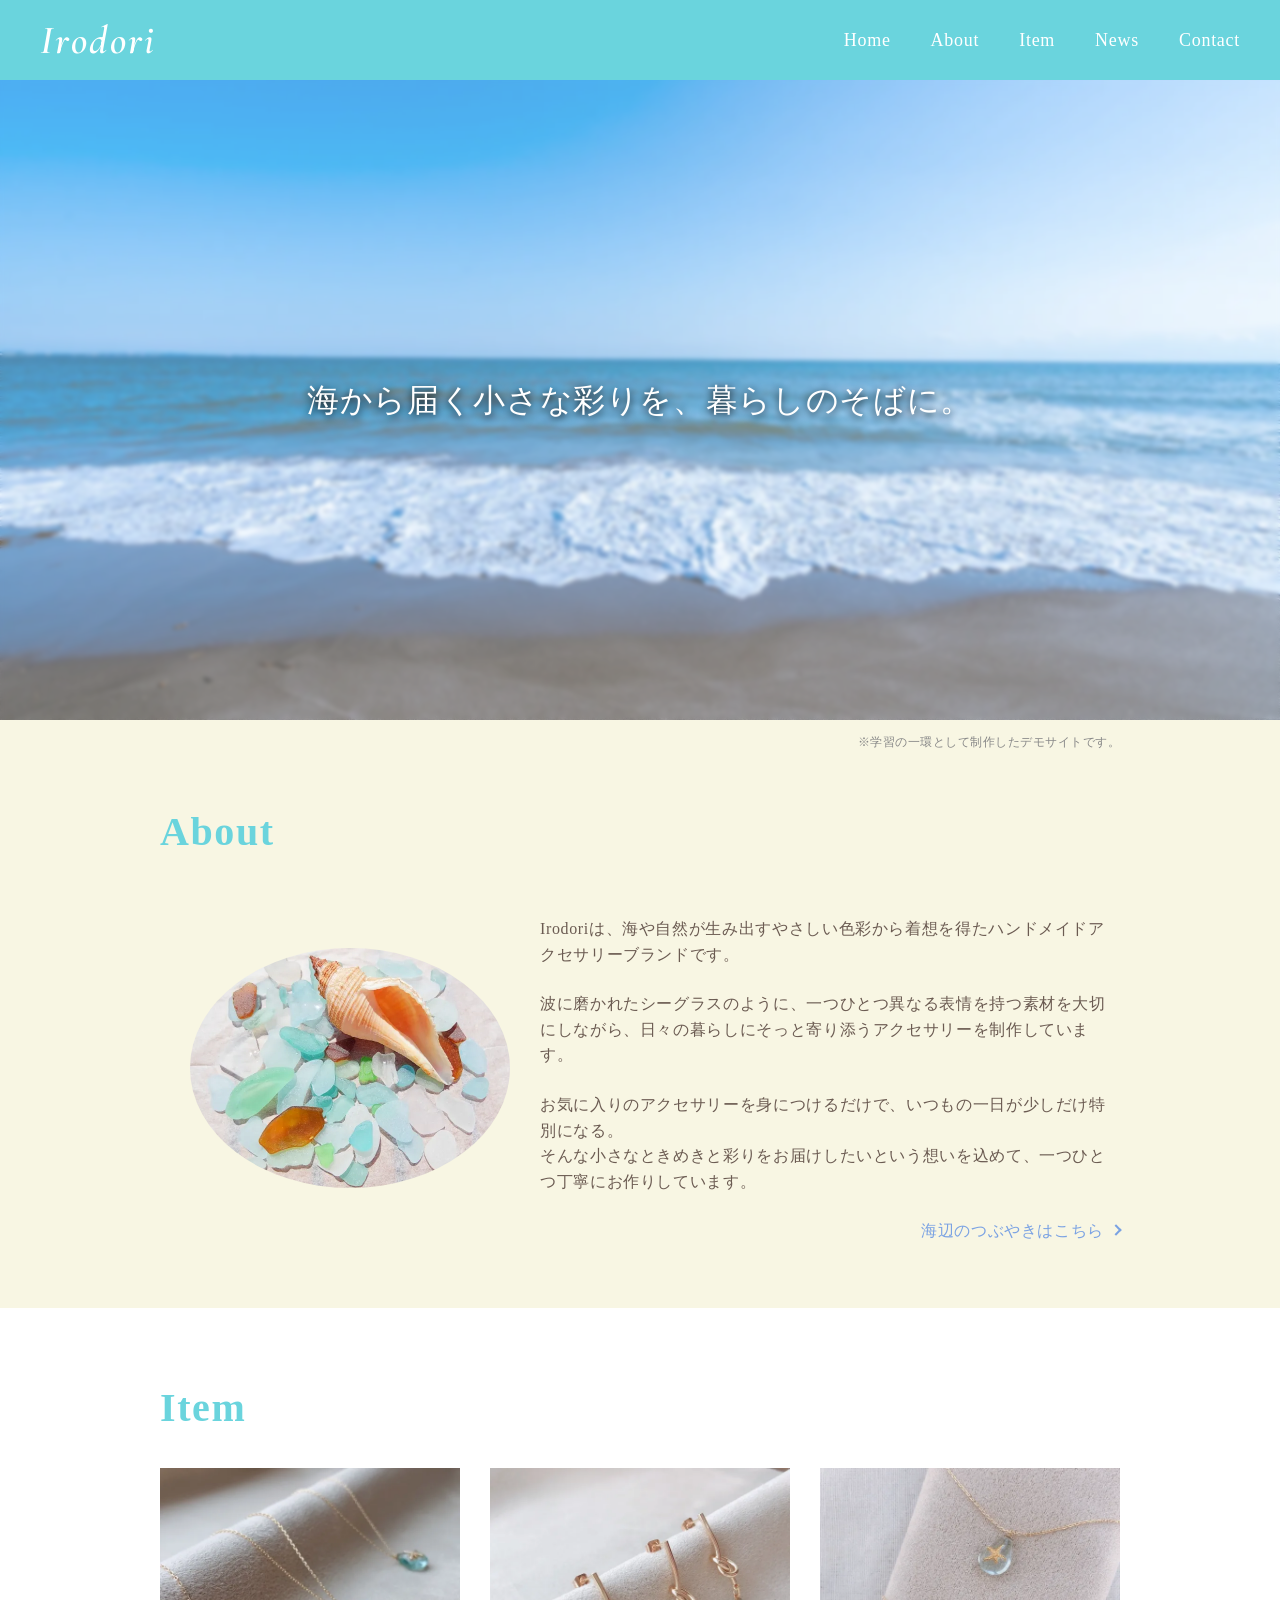
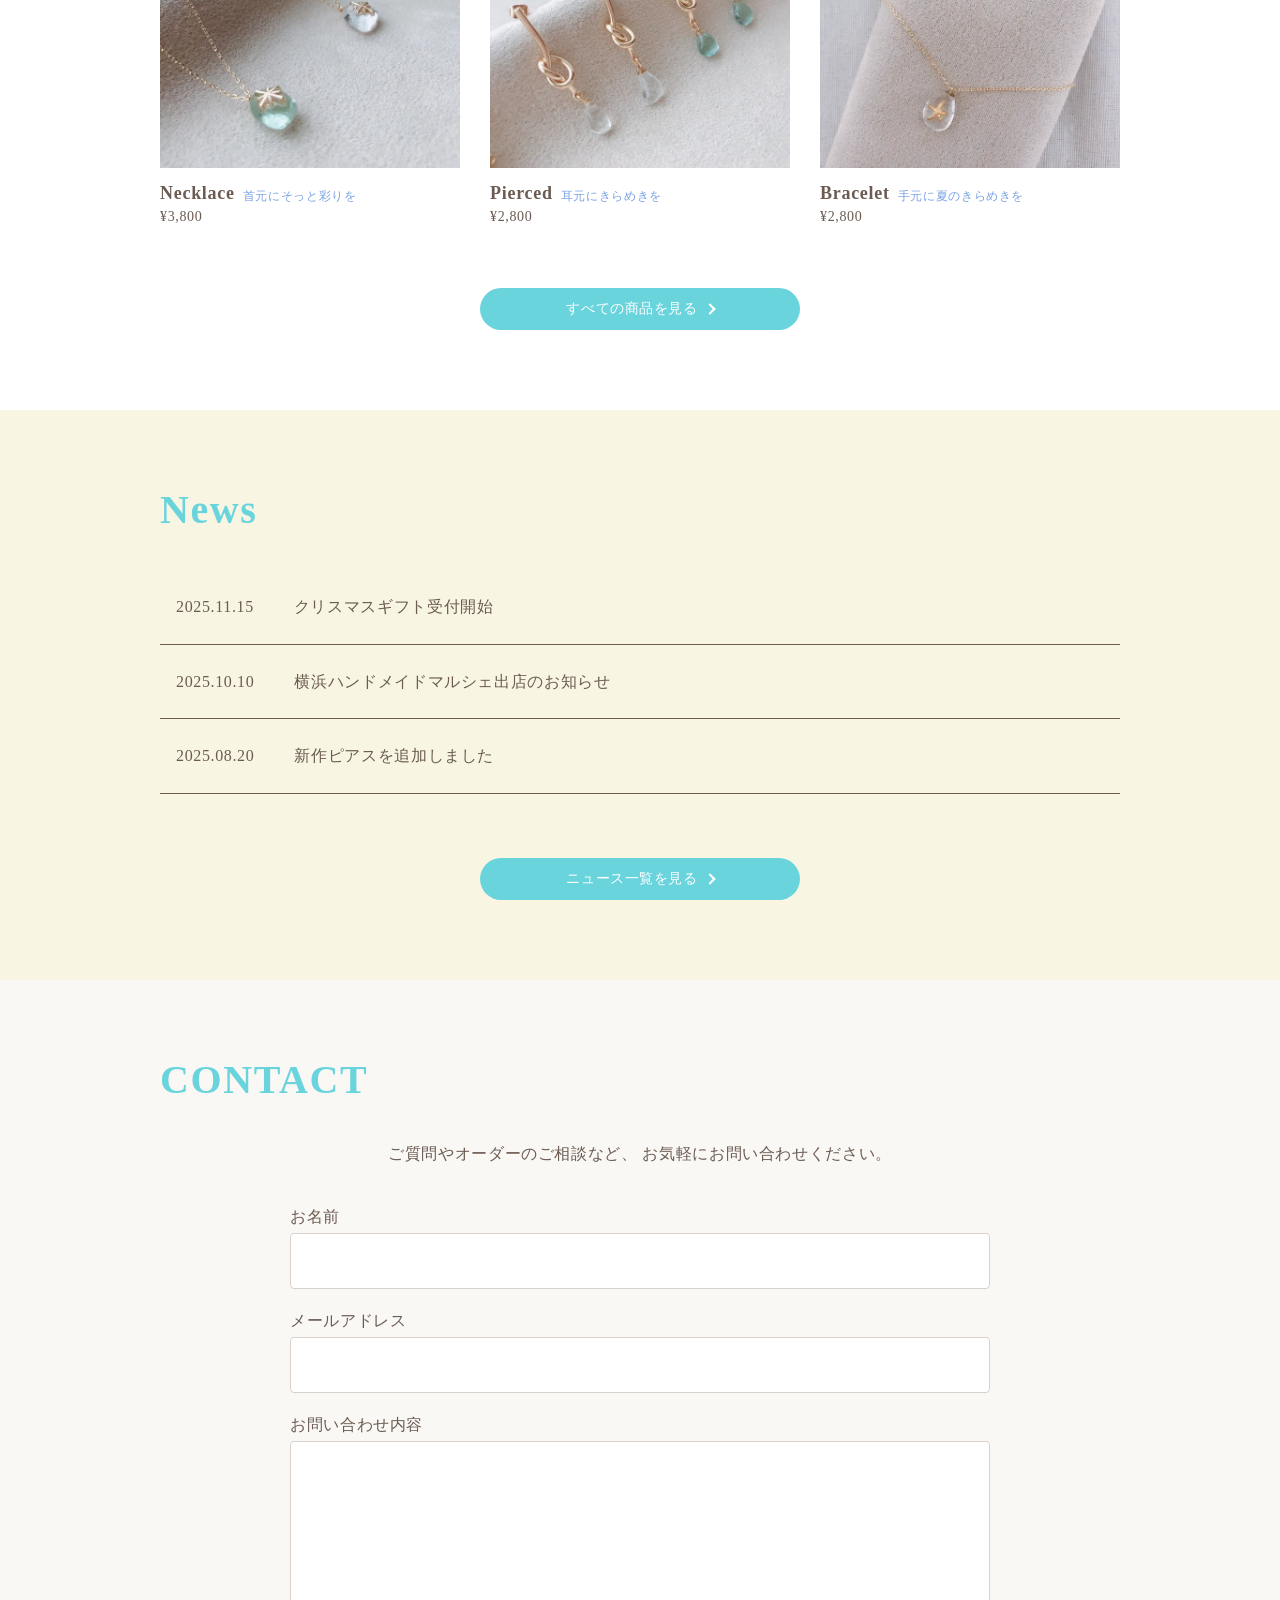
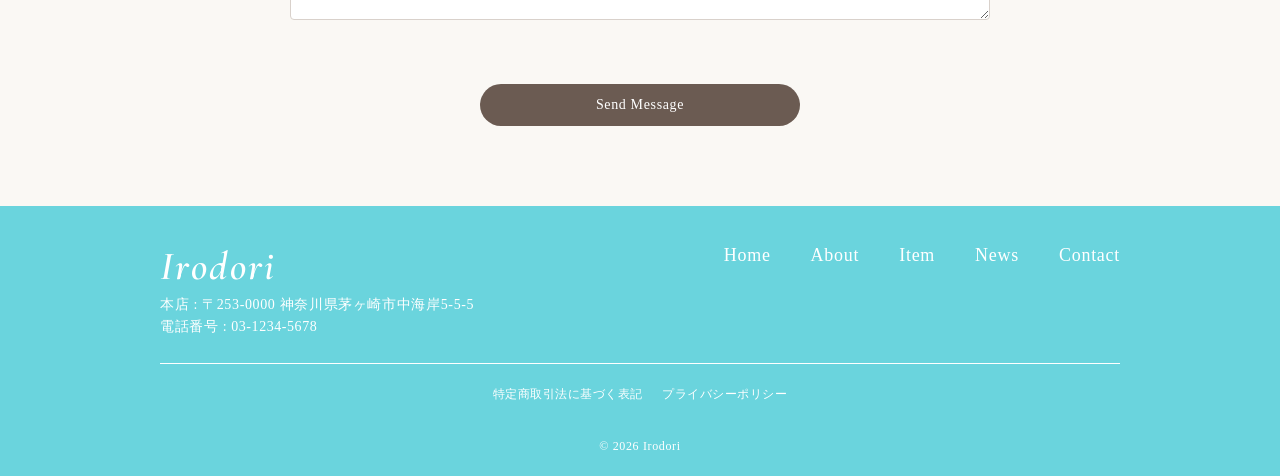
<file: index.html>
<!DOCTYPE html>
<html lang="ja" prefix="og: https://ogp.me/ns#">

<head>
    <!-- 基本設定 -->
    <!-- <meta name="robots" content="noindex,nofollow"> -->
    <meta charset="UTF-8">
    <meta name="viewport" content="width=device-width, initial-scale=1.0">
    <meta name="format-detection" content="telephone=no">

    <!-- タイトル・説明 -->
    <title>Irodori - 海から届く小さな彩りを、暮らしのそばに。- </title>
    <meta name="description" content="海から届いたシーグラスを一つひとつ丁寧に仕立てたハンドメイドアクセサリーブランド「Irodori」。日常にそっと彩りを添える作品をお届けします。">

    <!-- SOGP -->
    <meta property="og:title" content="Irodori - 海から届く小さな彩りを、暮らしのそばに。- ">
    <meta property="og:type" content="website">
    <meta property="og:description" content="海から届いたシーグラスを一つひとつ丁寧に仕立てたハンドメイドアクセサリーブランド「Irodori」。日常にそっと彩りを添える作品をお届けします。">
    <meta property="og:url" content=""><!-- このページのURLを設定してください。 -->
    <meta property="og:site_name" content="Irodori">
    <meta property="og:image" content="images/ogp_image.jpg">

    <!-- ファビコン -->
    <link rel="icon" href="" type="image/x-icon">
    <link rel="apple-touch-icon" href="">

    <!-- Google Fonts -->
    <link rel="preconnect" href="https://fonts.googleapis.com">
    <link rel="preconnect" href="https://fonts.gstatic.com" crossorigin>
    <link href="https://fonts.googleapis.com/css2?family=Montserrat:ital,wght@0,100..900;1,100..900&display=swap"
        rel="stylesheet">
    <link
        href="https://fonts.googleapis.com/css2?family=Cormorant+Garamond:ital,wght@0,400;0,500;1,400;1,500&display=swap"
        rel="stylesheet">

    <!-- Font Awesome -->


    <!-- css -->
    <link rel="stylesheet" href="./css/my-reset.css">
    <link rel="stylesheet" href="./css/style.css">

    <!-- SlickのCSS -->

</head>

<body>

    <header class="header" id="#top">
        <div class="header__inner">
            <h1 class="header__logo">
                <a href="index.html#top" class="header__logo-link">
                    Irodori
                </a>
            </h1>
            <!-- ハンバーガー -->
            <button class="hamburger js-hamburger" aria-label="メニューを開く">
                <span></span>
                <span></span>
                <span></span>
            </button>
            <!-- ナビ -->
            <nav class="header__nav js-nav">
                <div class="header__nav-inner">
                    <ul class="header__menu">
                        <li><a href="index.html#top">Home</a></li>
                        <li><a href="index.html#about">About</a></li>
                        <li><a href="index.html#item">Item</a></li>
                        <li><a href="index.html#news">News</a></li>
                        <li><a href="index.html#contact">Contact</a></li>
                    </ul>
                </div>
            </nav>
        </div>
    </header>

    <main>
        <section class="fv">

            <div class="fv__slider">
                <div class="fv__slide active"></div>
                <div class="fv__slide"></div>
                <div class="fv__slide"></div>
            </div>

            <div class="fv__inner">
                <p class="fv__message">海から届く小さな彩りを、<br class="pc-hidden">暮らしのそばに。
                </p>
            </div>
        </section>

        <div class="demo-note-wrap">
            <p class="demo-note container">
                ※学習の一環として制作したデモサイトです。
            </p>
        </div>

        <section class="about" id="about">
            <div class="about__inner container">
                <h2 class="sec-title">About</h2>
                <div class="about__wrap">
                    <div class="about__img">
                        <img src="./images/img/img_about.webp" alt="たくさんのシーグラス" width="640" height="480" loading="lazy">
                    </div>
                    <div class="about__content">
                        <p>Irodoriは、海や自然が生み出すやさしい色彩から着想を得たハンドメイドアクセサリーブランドです。
                        </p>
                        <p>波に磨かれたシーグラスのように、一つひとつ異なる表情を持つ素材を大切にしながら、日々の暮らしにそっと寄り添うアクセサリーを制作しています。</p>
                        <p>お気に入りのアクセサリーを身につけるだけで、いつもの一日が少しだけ特別になる。<br>そんな小さなときめきと彩りをお届けしたいという想いを込めて、一つひとつ丁寧にお作りしています。
                        </p>
                        <a href="#" class="about__link link">海辺のつぶやきはこちら</a>
                    </div>
                </div>
        </section>

        <section class="item" id="item">
            <div class="item__inner container">
                <h2 class="sec-title">Item</h2>
                <ul class="item__cards">
                    <li class="item__card">
                        <a href="#" class="item__link">
                            <div class="item__img">
                                <img src="./images/img/item/img_item01.webp" alt="シーグラスのネックレス" width="640" height="640"
                                    loading="lazy">
                            </div>
                            <div class="item__head">
                                <h3 class="item__title">Necklace</h3>
                                <span class="item__label item__label--fruity">首元にそっと彩りを</span>
                                <p class="item__price">¥3,800</p>
                            </div>
                        </a>
                    </li>
                    <li class="item__card">
                        <a href="#" class="item__link">
                            <div class="item__img">
                                <img src="./images/img/item/img_item02.webp" alt="シーグラスのピアス" width="640" height="640"
                                    loading="lazy">
                            </div>
                            <div class="item__head">
                                <h3 class="item__title">Pierced</h3>
                                <span class="item__label item__label--sweet">耳元にきらめきを</span>
                                <p class="item__price">¥2,800</p>
                            </div>
                        </a>
                    </li>
                    <li class="item__card">
                        <a href="#" class="item__link">
                            <div class="item__img">
                                <img src="./images/img/item/img_item03.webp" alt="シーグラスのブレスレット" width="640" height="640"
                                    loading="lazy">
                            </div>
                            <div class="item__head">
                                <h3 class="item__title">Bracelet</h3>
                                <span class="item__label item__label--acidic">手元に夏のきらめきを</span>
                                <p class="item__price">¥2,800</p>
                            </div>
                        </a>
                    </li>
                </ul>
                <a href="products.html" class="item__btn btn">すべての商品を見る</a>
            </div>
        </section>


        <section class="top-news" id="news">
            <div class="top-news__inner container">
                <h2 class="sec-title">News</h2>
                <ul class="top-news__list">
                    <li class="top-news__item">
                        <a href="#" class="top-news__link">
                            <time datetime="2025-11-15">2025.11.15</time>
                            <span>クリスマスギフト受付開始</span>
                        </a>
                    </li>
                    <li class="top-news__item">
                        <a href="#" class="top-news__link">
                            <time datetime="2025-10-10">2025.10.10</time>
                            <span>横浜ハンドメイドマルシェ出店のお知らせ</span>
                        </a>
                    </li>
                    <li class="top-news__item">
                        <a href="#" class="top-news__link">
                            <time datetime="2025-08-20">2025.08.20</time>
                            <span>新作ピアスを追加しました</span>
                        </a>
                    </li>
                </ul>
                <a href="news.html" class="top-news__btn btn">ニュース一覧を見る</a>
            </div>
        </section>

        <section class="contact" id="contact">
            <div class="container">
                <h2 class="sec-title">CONTACT</h2>

                <div class="contact__inner">

                    <p class="contact__lead">
                        ご質問やオーダーのご相談など、
                        お気軽にお問い合わせください。
                    </p>

                    <form action="#" class="contact__form">
                        <div class="contact__item">
                            <label for="name">お名前</label>
                            <input type="text" id="name" name="name">
                        </div>

                        <div class="contact__item">
                            <label for="email">メールアドレス</label>
                            <input type="email" id="email" name="email">
                        </div>

                        <div class="contact__item">
                            <label for="message">お問い合わせ内容</label>
                            <textarea id="message" name="message" rows="6"></textarea>
                        </div>

                        <button type="submit" class="contact__btn">
                            Send Message
                        </button>
                    </form>
                </div>
            </div>
        </section>

    </main>

    <footer class="footer">
        <div class="footer__inner container">

            <div class="footer__content">
                <nav class="footer__nav">
                    <ul class="footer__menu">
                        <li><a href="index.html#top">Home</a></li>
                        <li><a href="index.html#about">About</a></li>
                        <li><a href="index.html#item">Item</a></li>
                        <li><a href="index.html#news">News</a></li>
                        <li><a href="index.html#contact">Contact</a></li>
                    </ul>
                </nav>

                <div class="footer__info">
                    <a href="index.html#top" class="footer__logo">
                        Irodori
                    </a>

                    <address class="footer__address">本店 : 〒253-0000 神奈川県茅ヶ崎市中海岸5-5-5
                    </address>
                    <p class="footer__tel">電話番号 :
                        <a href="tel:0312345678">
                            03-1234-5678
                        </a>
                    </p>
                </div>
            </div>

            <ul class="footer__sub-menu">
                <li><a href="#">特定商取引法に基づく表記</a></li>
                <li><a href="#">プライバシーポリシー</a></li>
            </ul>

            <p class="footer__copyright">
                &copy; 2026 Irodori
            </p>

        </div>

        <!-- Back to Top ボタン -->
        <button class="back-to-top" id="toTop" aria-label="ページトップへ戻る">
            <span></span>
        </button>
    </footer>

    <!-- js -->
    <script src="./js/script.js"></script>

</body>

</html>
</file>
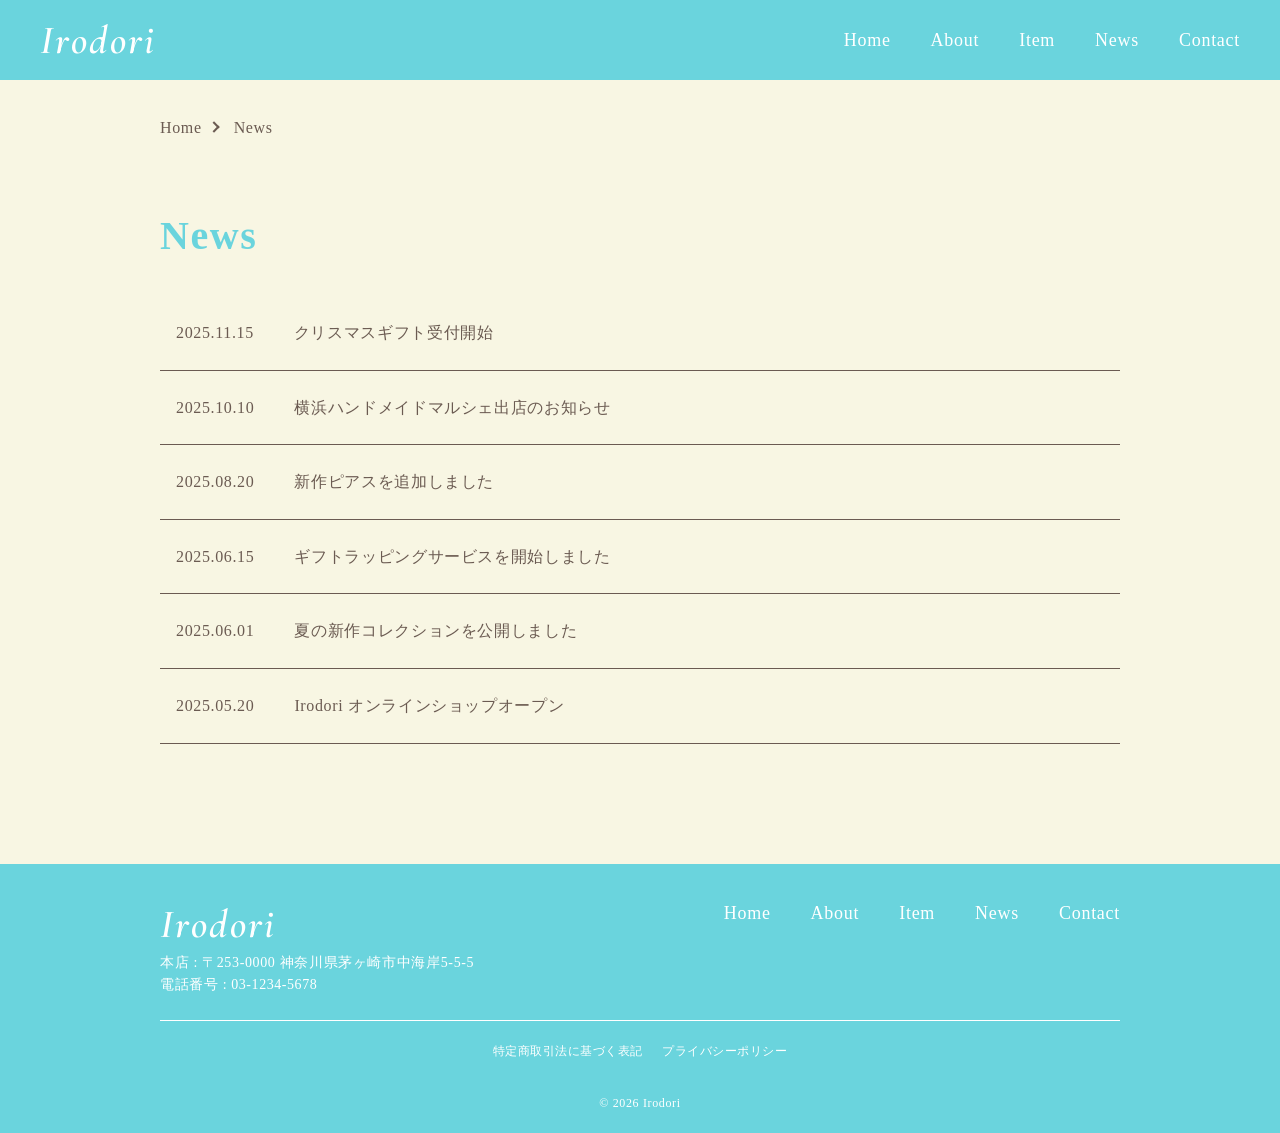
<file: news.html>
<!DOCTYPE html>
<html lang="ja" prefix="og: https://ogp.me/ns#">

<head>
    <!-- 基本設定 -->
    <!-- <meta name="robots" content="noindex,nofollow"> -->
    <meta charset="UTF-8">
    <meta name="viewport" content="width=device-width, initial-scale=1.0">
    <meta name="format-detection" content="telephone=no">

    <!-- タイトル・説明 -->
    <title>News | Irodori - 海から届く小さな彩りを、暮らしのそばに。- </title>
    <meta name="description" content="海から届いたシーグラスを一つひとつ丁寧に仕立てたハンドメイドアクセサリーブランド「Irodori」。日常にそっと彩りを添える作品をお届けします。">

    <!-- SOGP -->
    <meta property="og:title" content="Irodori - 海から届く小さな彩りを、暮らしのそばに。- ">
    <meta property="og:type" content="website">
    <meta property="og:description" content="海から届いたシーグラスを一つひとつ丁寧に仕立てたハンドメイドアクセサリーブランド「Irodori」。日常にそっと彩りを添える作品をお届けします。">
    <meta property="og:url" content=""><!-- このページのURLを設定してください。 -->
    <meta property="og:site_name" content="Irodori">
    <meta property="og:image" content="images/ogp_image.jpg">

    <!-- ファビコン -->
    <link rel="icon" href="" type="image/x-icon">
    <link rel="apple-touch-icon" href="">

    <!-- Google Fonts -->
    <link rel="preconnect" href="https://fonts.googleapis.com">
    <link rel="preconnect" href="https://fonts.gstatic.com" crossorigin>
    <link href="https://fonts.googleapis.com/css2?family=Montserrat:ital,wght@0,100..900;1,100..900&display=swap"
        rel="stylesheet">
    <link
        href="https://fonts.googleapis.com/css2?family=Cormorant+Garamond:ital,wght@0,400;0,500;1,400;1,500&display=swap"
        rel="stylesheet">

    <!-- Font Awesome -->


    <!-- css -->
    <link rel="stylesheet" href="./css/my-reset.css">
    <link rel="stylesheet" href="./css/style.css">

    <!-- SlickのCSS -->

</head>

<body>

    <header class="header">
        <div class="header__inner">
            <div class="header__logo">
                <a href="index.html#top" class="header__logo-link">
                    Irodori
                </a>
            </div>
            <!-- ハンバーガー -->
            <button class="hamburger js-hamburger" aria-label="メニューを開く">
                <span></span>
                <span></span>
                <span></span>
            </button>
            <!-- ナビ -->
            <nav class="header__nav js-nav">
                <div class="header__nav-inner">
                    <ul class="header__menu">
                        <li><a href="index.html#top">Home</a></li>
                        <li><a href="index.html#about">About</a></li>
                        <li><a href="index.html#item">Item</a></li>
                        <li><a href="index.html#news">News</a></li>
                        <li><a href="index.html#contact">Contact</a></li>
                    </ul>
                </div>
            </nav>
        </div>
    </header>

    <main>
        <section class="news">
            <div class="products__inner container">

                <nav class="breadcrumbs">
                    <ul class="breadcrumbs__list">
                        <li><a href="index.html#top">Home</a></li>
                        <li>News</li>
                    </ul>
                </nav>

                <h1 class="sec-title">News</h1>

                <ul class="news__list">
                    <li class="news__item">
                        <a href="#" class="news__link">
                            <time datetime="2025-11-15">2025.11.15</time>
                            <span>クリスマスギフト受付開始</span>
                        </a>
                    </li>
                    <li class="news__item">
                        <a href="#" class="news__link">
                            <time datetime="2025-10-10">2025.10.10</time>
                            <span>横浜ハンドメイドマルシェ出店のお知らせ</span>
                        </a>
                    </li>
                    <li class="news__item">
                        <a href="#" class="news__link">
                            <time datetime="2025-08-20">2025.08.20</time>
                            <span>新作ピアスを追加しました</span>
                        </a>
                    </li>
                    <li class="news__item">
                        <a href="#" class="news__link">
                            <time datetime="2025-06-15">2025.06.15</time>
                            <span>ギフトラッピングサービスを開始しました</span>
                        </a>
                    </li>
                    <li class="news__item">
                        <a href="#" class="news__link">
                            <time datetime="2025-06-01">2025.06.01</time>
                            <span>夏の新作コレクションを公開しました</span>
                        </a>
                    </li>
                    <li class="news__item">
                        <a href="#" class="news__link">
                            <time datetime="2025-05-20">2025.05.20</time>
                            <span>Irodori オンラインショップオープン</span>
                        </a>
                    </li>
                </ul>

            </div>
        </section>

    </main>

    <footer class="footer">
        <div class="footer__inner container">

            <div class="footer__content">
                <nav class="footer__nav">
                    <ul class="footer__menu">
                        <li><a href="index.html#top">Home</a></li>
                        <li><a href="index.html#about">About</a></li>
                        <li><a href="index.html#item">Item</a></li>
                        <li><a href="index.html#news">News</a></li>
                        <li><a href="index.html#contact">Contact</a></li>
                    </ul>
                </nav>

                <div class="footer__info">
                    <a href="index.html#top" class="footer__logo">
                        Irodori
                    </a>

                    <address class="footer__address">本店 : 〒253-0000 神奈川県茅ヶ崎市中海岸5-5-5
                    </address>
                    <p class="footer__tel">電話番号 :
                        <a href="tel:0312345678">
                            03-1234-5678
                        </a>
                    </p>
                </div>
            </div>

            <ul class="footer__sub-menu">
                <li><a href="#">特定商取引法に基づく表記</a></li>
                <li><a href="#">プライバシーポリシー</a></li>
            </ul>

            <p class="footer__copyright">
                &copy; 2026 Irodori
            </p>

        </div>

        <!-- Back to Top ボタン -->
        <button class="back-to-top" id="toTop" aria-label="ページトップへ戻る">
            <span></span>
        </button>
    </footer>

    <!-- js -->
    <script src="./js/script.js"></script>

</body>

</html>
</file>
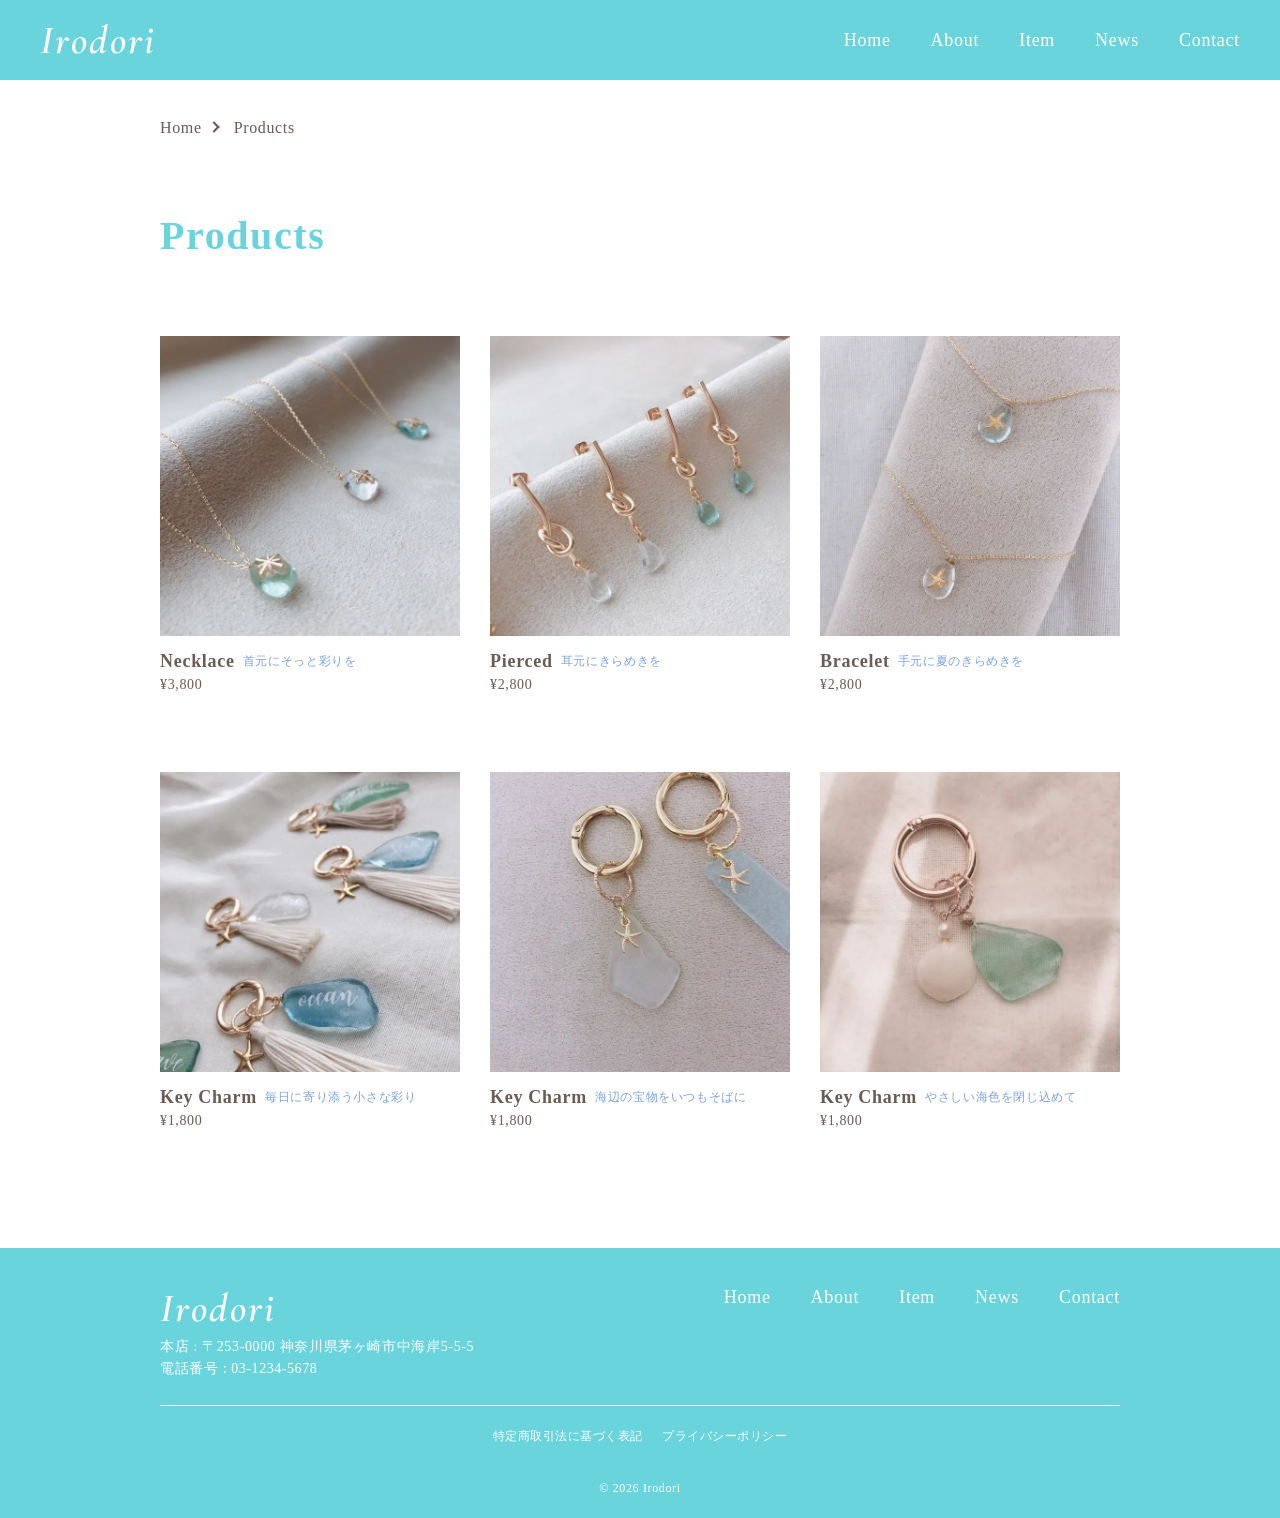
<file: products.html>
<!DOCTYPE html>
<html lang="ja" prefix="og: https://ogp.me/ns#">

<head>
    <!-- 基本設定 -->
    <!-- <meta name="robots" content="noindex,nofollow"> -->
    <meta charset="UTF-8">
    <meta name="viewport" content="width=device-width, initial-scale=1.0">
    <meta name="format-detection" content="telephone=no">

    <!-- タイトル・説明 -->
    <title>Products | Irodori - 海から届く小さな彩りを、暮らしのそばに。- </title>
    <meta name="description" content="海から届いたシーグラスを一つひとつ丁寧に仕立てたハンドメイドアクセサリーブランド「Irodori」。日常にそっと彩りを添える作品をお届けします。">

    <!-- SOGP -->
    <meta property="og:title" content="Irodori - 海から届く小さな彩りを、暮らしのそばに。- ">
    <meta property="og:type" content="website">
    <meta property="og:description" content="海から届いたシーグラスを一つひとつ丁寧に仕立てたハンドメイドアクセサリーブランド「Irodori」。日常にそっと彩りを添える作品をお届けします。">
    <meta property="og:url" content=""><!-- このページのURLを設定してください。 -->
    <meta property="og:site_name" content="Irodori">
    <meta property="og:image" content="images/ogp_image.jpg">

    <!-- ファビコン -->
    <link rel="icon" href="" type="image/x-icon">
    <link rel="apple-touch-icon" href="">

    <!-- Google Fonts -->
    <link rel="preconnect" href="https://fonts.googleapis.com">
    <link rel="preconnect" href="https://fonts.gstatic.com" crossorigin>
    <link href="https://fonts.googleapis.com/css2?family=Montserrat:ital,wght@0,100..900;1,100..900&display=swap"
        rel="stylesheet">
    <link
        href="https://fonts.googleapis.com/css2?family=Cormorant+Garamond:ital,wght@0,400;0,500;1,400;1,500&display=swap"
        rel="stylesheet">

    <!-- Font Awesome -->


    <!-- css -->
    <link rel="stylesheet" href="./css/my-reset.css">
    <link rel="stylesheet" href="./css/style.css">

    <!-- SlickのCSS -->

</head>

<body>

    <header class="header">
        <div class="header__inner">
            <div class="header__logo">
                <a href="index.html#top" class="header__logo-link">
                    Irodori
                </a>
            </div>
            <!-- ハンバーガー -->
            <button class="hamburger js-hamburger" aria-label="メニューを開く">
                <span></span>
                <span></span>
                <span></span>
            </button>
            <!-- ナビ -->
            <nav class="header__nav js-nav">
                <div class="header__nav-inner">
                    <ul class="header__menu">
                        <li><a href="index.html#top">Home</a></li>
                        <li><a href="index.html#about">About</a></li>
                        <li><a href="index.html#item">Item</a></li>
                        <li><a href="index.html#news">News</a></li>
                        <li><a href="index.html#contact">Contact</a></li>
                    </ul>
                </div>
            </nav>
        </div>
    </header>

    <main>
        <section class="products">
            <div class="products__inner container">

                <nav class="breadcrumbs">
                    <ul class="breadcrumbs__list">
                        <li><a href="index.html#top">Home</a></li>
                        <li>Products</li>
                    </ul>
                </nav>

                <h1 class="sec-title">Products</h1>

                <ul class="products__cards">

                    <li class="products__card">
                        <a href="#" class="products__link">
                            <div class="products__img">
                                <img src="./images/img/item/img_item01.webp" alt="シーグラスのネックレス" width="640" height="640"
                                    loading="lazy">
                            </div>
                            <div class="products__head">
                                <h2 class="products__title">Necklace</h2>
                                <span class="products__label">首元にそっと彩りを</span>
                                <p class="products__price">¥3,800</p>
                            </div>
                        </a>
                    </li>

                    <li class="products__card">
                        <a href="#" class="products__link">
                            <div class="products__img">
                                <img src="./images/img/item/img_item02.webp" alt="シーグラスのピアス" width="640" height="640"
                                    loading="lazy">
                            </div>
                            <div class="products__head">
                                <h2 class="products__title">Pierced</h2>
                                <span class="products__label">耳元にきらめきを</span>
                                <p class="products__price">¥2,800</p>
                            </div>
                        </a>
                    </li>

                    <li class="products__card">
                        <a href="#" class="products__link">
                            <div class="products__img">
                                <img src="./images/img/item/img_item03.webp" alt="シーグラスのブレスレット" width="640"
                                    height="640" loading="lazy">
                            </div>
                            <div class="products__head">
                                <h2 class="products__title">Bracelet</h2>
                                <span class="products__label">手元に夏のきらめきを</span>
                                <p class="products__price">¥2,800</p>
                            </div>
                        </a>
                    </li>

                    <li class="products__card">
                        <a href="#" class="products__link">
                            <div class="products__img">
                                <img src="./images/img/item/img_item04.webp" alt="シーグラスのキーホルダー" width="640"
                                    height="640" loading="lazy">
                            </div>
                            <div class="products__head">
                                <h2 class="products__title">Key Charm</h2>
                                <span class="products__label">毎日に寄り添う小さな彩り</span>
                                <p class="products__price">¥1,800</p>
                            </div>
                        </a>
                    </li>

                    <li class="products__card">
                        <a href="#" class="products__link">
                            <div class="products__img">
                                <img src="./images/img/item/img_item05.webp" alt="シーグラスのシンプルキーホルダー" width="640"
                                    height="640" loading="lazy">
                            </div>
                            <div class="products__head">
                                <h2 class="products__title">Key Charm</h2>
                                <span class="products__label">海辺の宝物をいつもそばに</span>
                                <p class="products__price">¥1,800</p>
                            </div>
                        </a>
                    </li>

                    <li class="products__card">
                        <a href="#" class="products__link">
                            <div class="products__img">
                                <img src="./images/img/item/img_item06.webp" alt="シーグラスのキーホルダー" width="640"
                                    height="640" loading="lazy">
                            </div>
                            <div class="products__head">
                                <h2 class="products__title">Key Charm</h2>
                                <span class="products__label">やさしい海色を閉じ込めて</span>
                                <p class="products__price">¥1,800</p>
                            </div>
                        </a>
                    </li>


                </ul>
            </div>
        </section>

    </main>

    <footer class="footer">
        <div class="footer__inner container">

            <div class="footer__content">
                <nav class="footer__nav">
                    <ul class="footer__menu">
                        <li><a href="index.html#top">Home</a></li>
                        <li><a href="index.html#about">About</a></li>
                        <li><a href="index.html#item">Item</a></li>
                        <li><a href="index.html#news">News</a></li>
                        <li><a href="index.html#contact">Contact</a></li>
                    </ul>
                </nav>

                <div class="footer__info">
                    <a href="index.html#top" class="footer__logo">
                        Irodori
                    </a>

                    <address class="footer__address">本店 : 〒253-0000 神奈川県茅ヶ崎市中海岸5-5-5
                    </address>
                    <p class="footer__tel">電話番号 :
                        <a href="tel:0312345678">
                            03-1234-5678
                        </a>
                    </p>
                </div>
            </div>

            <ul class="footer__sub-menu">
                <li><a href="#">特定商取引法に基づく表記</a></li>
                <li><a href="#">プライバシーポリシー</a></li>
            </ul>

            <p class="footer__copyright">
                &copy; 2026 Irodori
            </p>

        </div>

        <!-- Back to Top ボタン -->
        <button class="back-to-top" id="toTop" aria-label="ページトップへ戻る">
            <span></span>
        </button>
    </footer>

    <!-- js -->
    <script src="./js/script.js"></script>

</body>

</html>
</file>
<file: css/style.css>
@charset "UTF-8";
html {
  overflow-x: hidden;
  scroll-behavior: smooth;
}

body {
  overflow-x: hidden;
  background-color: #ffffff;
  font-family: "Shippori Mincho", serif;
  color: #6b5b52;
  font-size: 1rem;
  letter-spacing: 0.04em;
  line-height: 1;
  font-style: normal;
  font-weight: 400;
  font-variant-numeric: tabular-nums;
}

h1,
h2,
h3,
h4,
a {
  font-family: "Shippori Mincho", serif;
  letter-spacing: 0.04em;
}

img {
  max-width: 100%;
  height: auto;
}

a {
  display: block;
  font-family: "Shippori Mincho", serif;
}

@media (any-hover: hover) {
  a,
  button {
    opacity: 1;
    cursor: pointer;
    -webkit-transition: opacity 0.5s ease;
    transition: opacity 0.5s ease;
  }
  a:hover,
  button:hover {
    opacity: 0.6;
    text-decoration-line: underline;
  }
}
.container {
  padding: 0 20px;
  max-width: 600px;
  margin: 0 auto;
}
@media (width >= 768px) {
  .container {
    padding: 0;
    max-width: 560px;
  }
}
@media (width >= 1024px) {
  .container {
    max-width: 960px;
  }
}

.pc-hidden {
  display: block;
}
@media (width >= 1024px) {
  .pc-hidden {
    display: none;
  }
}

.sp-hidden {
  display: none;
}
@media (width >= 1024px) {
  .sp-hidden {
    display: block;
  }
}

.demo-note-wrap {
  background-color: #F8F6E3;
}

.demo-note {
  padding-top: 16px;
  color: #888;
  font-size: 0.75rem;
  text-align: right;
  letter-spacing: 0.04em;
}

.sec-title {
  color: #6AD4DD;
  font-size: 2rem;
  font-weight: 600;
  text-align: center;
  margin-bottom: 24px;
}
@media (width >= 1024px) {
  .sec-title {
    font-size: 2.5rem;
    text-align: left;
    margin-bottom: 40px;
  }
}

.btn {
  max-width: 210px;
  background-color: #6AD4DD;
  color: #ffffff;
  font-size: 0.875rem;
  padding: 14px 0;
  border-radius: 21px;
  display: -webkit-box;
  display: -ms-flexbox;
  display: flex;
  -webkit-box-pack: center;
      -ms-flex-pack: center;
          justify-content: center;
  -webkit-box-align: center;
      -ms-flex-align: center;
          align-items: center;
  margin: 40px auto;
  -webkit-transition: opacity 0.6s ease, visibility 0.6s ease, -webkit-transform 0.6s ease;
  transition: opacity 0.6s ease, visibility 0.6s ease, -webkit-transform 0.6s ease;
  transition: opacity 0.6s ease, transform 0.6s ease, visibility 0.6s ease;
  transition: opacity 0.6s ease, transform 0.6s ease, visibility 0.6s ease, -webkit-transform 0.6s ease;
}
@media (width >= 1024px) {
  .btn {
    max-width: 320px;
    margin: 64px auto 0;
  }
}
.btn::after {
  content: "";
  display: inline-block;
  width: 8px;
  height: 8px;
  border-top: 2px solid currentColor;
  border-right: 2px solid currentColor;
  -webkit-transform: rotate(45deg);
          transform: rotate(45deg);
  margin-left: 8px;
}
.btn:hover {
  opacity: 1;
  text-decoration: none;
  -webkit-transform: translateY(-3px);
          transform: translateY(-3px);
  -webkit-box-shadow: 0 6px 15px rgba(0, 0, 0, 0.15);
          box-shadow: 0 6px 15px rgba(0, 0, 0, 0.15);
}

.link {
  color: #7AA2E3;
}
.link::after {
  content: "";
  display: inline-block;
  width: 8px;
  height: 8px;
  border-top: 2px solid currentColor;
  border-right: 2px solid currentColor;
  -webkit-transform: rotate(45deg);
          transform: rotate(45deg);
  margin-left: 8px;
  position: relative;
  top: -2px;
}

.back-to-top {
  position: fixed;
  bottom: 15px; /* 下からの距離 */
  right: 15px; /* 右からの距離 */
  width: 48px;
  height: 48px;
  border: none;
  border-radius: 50%;
  background-color: #ffffff;
  cursor: pointer;
  display: -webkit-box;
  display: -ms-flexbox;
  display: flex;
  -webkit-box-pack: center;
      -ms-flex-pack: center;
          justify-content: center;
  -webkit-box-align: center;
      -ms-flex-align: center;
          align-items: center;
  -webkit-box-shadow: 4px 4px 30px 0px rgba(0, 0, 0, 0.05);
          box-shadow: 4px 4px 30px 0px rgba(0, 0, 0, 0.05);
  /* 最初は隠す */
  opacity: 0;
  visibility: hidden;
  -webkit-transform: translateY(10px);
          transform: translateY(10px);
  -webkit-transition: opacity 0.6s ease, visibility 0.6s ease, -webkit-transform 0.6s ease;
  transition: opacity 0.6s ease, visibility 0.6s ease, -webkit-transform 0.6s ease;
  transition: opacity 0.6s ease, transform 0.6s ease, visibility 0.6s ease;
  transition: opacity 0.6s ease, transform 0.6s ease, visibility 0.6s ease, -webkit-transform 0.6s ease;
}
@media (width >= 1024px) {
  .back-to-top {
    bottom: 32px; /* 下からの距離 */
    right: 32px; /* 右からの距離 */
    width: 72px;
    height: 72px;
  }
}
.back-to-top span {
  display: block;
  width: 12px;
  height: 12px;
  border-top: 2px solid #6AD4DD;
  border-left: 2px solid #6AD4DD;
  -webkit-transform: rotate(45deg);
          transform: rotate(45deg);
}
@media (width >= 1024px) {
  .back-to-top span {
    width: 15px;
    height: 15px;
  }
}
.back-to-top.is-show {
  opacity: 1;
  visibility: visible;
  -webkit-transform: translateY(0);
          transform: translateY(0);
}
.back-to-top:hover {
  -webkit-transform: translateY(-3px);
          transform: translateY(-3px);
  -webkit-box-shadow: 0 6px 15px rgba(0, 0, 0, 0.15);
          box-shadow: 0 6px 15px rgba(0, 0, 0, 0.15);
}
.back-to-top:active {
  -webkit-transform: translateY(0);
          transform: translateY(0);
}

.breadcrumbs__list {
  display: -webkit-box;
  display: -ms-flexbox;
  display: flex;
  margin-bottom: 80px;
}
.breadcrumbs__list a {
  margin-right: 16px;
}
.breadcrumbs__list a::after {
  content: "";
  display: inline-block;
  width: 8px;
  height: 8px;
  border-top: 2px solid currentColor;
  border-right: 2px solid currentColor;
  -webkit-transform: rotate(45deg);
          transform: rotate(45deg);
  margin-left: 8px;
  position: relative;
  top: -2px;
}

.header__inner {
  height: 70px;
  background-color: #6AD4DD;
  padding: 0 20px;
  display: -webkit-box;
  display: -ms-flexbox;
  display: flex;
  -webkit-box-pack: justify;
      -ms-flex-pack: justify;
          justify-content: space-between;
  -webkit-box-align: center;
      -ms-flex-align: center;
          align-items: center;
  position: relative;
}
@media (width >= 1024px) {
  .header__inner {
    padding: 20px 40px;
    height: 80px;
  }
}
.header__logo-link {
  font-family: "Cormorant Garamond", serif;
  font-style: italic;
  color: #ffffff;
  font-size: 2.5rem;
  letter-spacing: 0.06em;
  font-weight: 600;
}
.header__nav {
  position: fixed;
  top: 70px;
  left: 0;
  width: 100%;
  height: 100vh;
  background-color: #6AD4DD;
  -webkit-transform: translateX(100%);
          transform: translateX(100%);
  -webkit-transition: -webkit-transform 0.4s;
  transition: -webkit-transform 0.4s;
  transition: transform 0.4s;
  transition: transform 0.4s, -webkit-transform 0.4s;
  z-index: 90;
}
@media (width >= 1024px) {
  .header__nav {
    position: static;
    -webkit-transform: none;
            transform: none;
    height: auto;
    width: initial;
    height: initial;
  }
}
.header__nav.is-open {
  -webkit-transform: translateX(0);
          transform: translateX(0);
}
@media (width >= 1024px) {
  .header__menu {
    font-size: 1.125rem;
    display: -webkit-box;
    display: -ms-flexbox;
    display: flex;
    gap: 40px;
  }
}
.header__menu li:nth-of-type(1) a {
  border-top: 1px solid #ffffff;
}
@media (width >= 1024px) {
  .header__menu li:nth-of-type(1) a {
    border: none;
  }
}
.header__menu a {
  color: #ffffff;
  padding: 24px 20px;
  border-bottom: 1px solid #ffffff;
}
@media (width >= 1024px) {
  .header__menu a {
    border: none;
    padding: 0;
  }
}
.header .hamburger {
  width: 30px;
  height: 30px;
  position: relative;
  background: #6AD4DD;
  z-index: 100;
}
@media (width >= 1024px) {
  .header .hamburger {
    display: none;
  }
}
.header .hamburger span {
  position: absolute;
  width: 100%;
  height: 3px;
  border-radius: 3px;
  background: #ffffff;
  left: 0;
  -webkit-transition: opacity 0.3s ease, top 0.6s ease, bottom 0.6s ease, -webkit-transform 0.6s ease;
  transition: opacity 0.3s ease, top 0.6s ease, bottom 0.6s ease, -webkit-transform 0.6s ease;
  transition: transform 0.6s ease, opacity 0.3s ease, top 0.6s ease, bottom 0.6s ease;
  transition: transform 0.6s ease, opacity 0.3s ease, top 0.6s ease, bottom 0.6s ease, -webkit-transform 0.6s ease;
}
.header .hamburger span:nth-child(1) {
  -webkit-transform: translateY(-12.5px);
          transform: translateY(-12.5px);
}
.header .hamburger span:nth-child(2) {
  top: 12.5px;
}
.header .hamburger span:nth-child(3) {
  -webkit-transform: translateY(7.5px);
          transform: translateY(7.5px);
}
.header .hamburger.is-open span:nth-child(1) {
  -webkit-transform: rotate(45deg);
          transform: rotate(45deg);
}
.header .hamburger.is-open span:nth-child(2) {
  opacity: 0;
}
.header .hamburger.is-open span:nth-child(3) {
  -webkit-transform: rotate(-45deg);
          transform: rotate(-45deg);
}

html.is-open,
body.is-open {
  overflow: hidden;
}

.footer {
  background-color: #6AD4DD;
  color: #ffffff;
  padding: 40px 0;
}
@media (width >= 1024px) {
  .footer {
    padding: 40px 0 24px;
  }
}
@media (width >= 1024px) {
  .footer__content {
    display: -webkit-box;
    display: -ms-flexbox;
    display: flex;
    -webkit-box-orient: horizontal;
    -webkit-box-direction: reverse;
        -ms-flex-direction: row-reverse;
            flex-direction: row-reverse;
    -webkit-box-pack: justify;
        -ms-flex-pack: justify;
            justify-content: space-between;
    -webkit-box-align: start;
        -ms-flex-align: start;
            align-items: flex-start;
    border-bottom: 1px solid #ffffff;
  }
}
.footer__menu {
  display: -webkit-box;
  display: -ms-flexbox;
  display: flex;
  -webkit-box-pack: center;
      -ms-flex-pack: center;
          justify-content: center;
  -webkit-box-align: center;
      -ms-flex-align: center;
          align-items: center;
  -ms-flex-wrap: wrap;
      flex-wrap: wrap;
  gap: 24px 40px;
}
@media (width >= 1024px) {
  .footer__menu {
    font-size: 1.125rem;
  }
}
.footer__info {
  padding-bottom: 24px;
  border-bottom: 1px solid #ffffff;
  font-size: 0.875rem;
  line-height: 1.6;
}
@media (width >= 1024px) {
  .footer__info {
    border: none;
  }
}
.footer__logo {
  font-size: 2.5rem;
  line-height: 1;
  letter-spacing: 0.06em;
  font-weight: 600;
  text-align: center;
  font-family: "Cormorant Garamond", serif;
  font-style: italic;
  margin-top: 40px;
}
@media (width >= 1024px) {
  .footer__logo {
    -moz-text-align-last: left;
         text-align-last: left;
    margin-top: 0;
  }
}
.footer__address {
  font-style: normal;
  margin-top: 24px;
}
@media (width >= 1024px) {
  .footer__address {
    margin-top: 8px;
  }
}
.footer__tel {
  display: -webkit-box;
  display: -ms-flexbox;
  display: flex;
  gap: 4px;
}
.footer__sub-menu {
  font-size: 0.75rem;
  display: -webkit-box;
  display: -ms-flexbox;
  display: flex;
  -webkit-box-pack: center;
      -ms-flex-pack: center;
          justify-content: center;
  -webkit-box-align: center;
      -ms-flex-align: center;
          align-items: center;
  gap: 20px;
  margin-top: 24px;
}
.footer__copyright {
  font-size: 0.75rem;
  text-align: center;
  margin-top: 40px;
}

.fv {
  position: relative;
  width: 100%;
  height: calc(80vh - 70px);
  overflow: hidden;
}
@media (width >= 1024px) {
  .fv {
    height: calc(80vh - 80px);
  }
}
.fv_slider {
  position: absolute;
  inset: 0;
}
.fv__slide {
  position: absolute;
  inset: 0;
  background-position: center 70%;
  background-size: cover;
  background-repeat: no-repeat;
  opacity: 0;
  -webkit-transition: opacity 1.5s ease;
  transition: opacity 1.5s ease;
}
.fv__slide.active {
  opacity: 1;
}
.fv__slide::before {
  content: "";
  position: absolute;
  inset: 0;
  background: rgba(255, 255, 255, 0.3);
  backdrop-filter: blur(2px);
}
.fv__slide:nth-child(1) {
  background-image: url("../images/img/bg_main01-sp.webp");
}
@media (width >= 1024px) {
  .fv__slide:nth-child(1) {
    background-image: url("../images/img/bg_main01.webp");
  }
}
.fv__slide:nth-child(2) {
  background-image: url("../images/img/bg_main02-sp.webp");
}
@media (width >= 1024px) {
  .fv__slide:nth-child(2) {
    background-image: url("../images/img/bg_main02.webp");
  }
}
.fv__slide:nth-child(3) {
  background-image: url("../images/img/bg_main03-sp.webp");
}
@media (width >= 1024px) {
  .fv__slide:nth-child(3) {
    background-image: url("../images/img/bg_main03.webp");
  }
}
.fv__inner {
  height: 100%;
  display: -webkit-box;
  display: -ms-flexbox;
  display: flex;
  -webkit-box-pack: center;
      -ms-flex-pack: center;
          justify-content: center;
  -webkit-box-align: center;
      -ms-flex-align: center;
          align-items: center;
  position: relative;
  z-index: 1;
}
.fv__message {
  color: #ffffff;
  font-size: 1.25rem;
  line-height: 1.5;
  text-shadow: 0 2px 8px rgb(0, 0, 0);
  text-align: center;
}
@media (width >= 1024px) {
  .fv__message {
    font-size: 2rem;
  }
}

.about {
  padding-top: 40px;
  padding-bottom: 40px;
  background-color: #F8F6E3;
}
@media (width >= 1024px) {
  .about {
    padding-top: 64px;
    padding-bottom: 64px;
  }
}
@media (width >= 1024px) {
  .about__wrap {
    display: -webkit-box;
    display: -ms-flexbox;
    display: flex;
    -webkit-box-pack: justify;
        -ms-flex-pack: justify;
            justify-content: space-between;
    -webkit-box-align: center;
        -ms-flex-align: center;
            align-items: center;
  }
}
.about__img {
  max-width: 240px;
  max-height: 240px;
  margin: 0 auto;
}
@media (width >= 1024px) {
  .about__img {
    max-width: 320px;
    max-height: 320px;
  }
}
.about__img img {
  border-radius: 50%;
}
.about__content {
  margin-top: 24px;
  line-height: 1.6;
  display: -webkit-box;
  display: -ms-flexbox;
  display: flex;
  -webkit-box-orient: vertical;
  -webkit-box-direction: normal;
      -ms-flex-direction: column;
          flex-direction: column;
  gap: 24px;
}
@media (width >= 1024px) {
  .about__content {
    max-width: 580px;
  }
}
.about__link {
  margin-top: 16px;
  text-align: right;
}
@media (width >= 1024px) {
  .about__link {
    margin-top: 0;
  }
}

.item {
  padding-top: 40px;
  padding-bottom: 40px;
}
@media (width >= 1024px) {
  .item {
    padding-top: 80px;
    padding-bottom: 80px;
  }
}
.item__cards {
  display: -webkit-box;
  display: -ms-flexbox;
  display: flex;
  -webkit-box-pack: justify;
      -ms-flex-pack: justify;
          justify-content: space-between;
  -webkit-box-align: center;
      -ms-flex-align: center;
          align-items: center;
  -ms-flex-wrap: wrap;
      flex-wrap: wrap;
}
.item__card:nth-child(1) {
  width: 100%;
  margin-bottom: 24px;
}
@media (width >= 1024px) {
  .item__card:nth-child(1) {
    max-width: 300px;
    margin-bottom: 0;
  }
}
.item__card:nth-child(1) .lineup__img {
  margin-bottom: 16px;
}
.item__card:nth-child(2) {
  width: 48%;
}
@media (width >= 1024px) {
  .item__card:nth-child(2) {
    max-width: 300px;
  }
}
.item__card:nth-child(3) {
  width: 48%;
}
@media (width >= 1024px) {
  .item__card:nth-child(3) {
    max-width: 300px;
  }
}
.item__img {
  margin-bottom: 8px;
}
@media (width >= 1024px) {
  .item__img {
    margin-bottom: 16px;
  }
}
.item__head {
  display: -webkit-box;
  display: -ms-flexbox;
  display: flex;
  -webkit-box-orient: vertical;
  -webkit-box-direction: normal;
      -ms-flex-direction: column;
          flex-direction: column;
  -webkit-box-pack: center;
      -ms-flex-pack: center;
          justify-content: center;
  -webkit-box-align: start;
      -ms-flex-align: start;
          align-items: flex-start;
  gap: 8px;
}
@media (width >= 1024px) {
  .item__head {
    -webkit-box-orient: horizontal;
    -webkit-box-direction: normal;
        -ms-flex-direction: row;
            flex-direction: row;
    -webkit-box-pack: start;
        -ms-flex-pack: start;
            justify-content: flex-start;
    -webkit-box-align: end;
        -ms-flex-align: end;
            align-items: flex-end;
    -ms-flex-wrap: wrap;
        flex-wrap: wrap;
  }
}
.item__title {
  color: #6b5b52;
  font-weight: 600;
}
@media (width >= 1024px) {
  .item__title {
    font-size: 1.125rem;
  }
}
.item__label {
  color: #7AA2E3;
  font-size: 0.75rem;
  border-radius: 24px;
}
.item__price {
  font-size: 0.875rem;
  width: 100%;
}
.top-news {
  padding-top: 40px;
  padding-bottom: 40px;
  background-color: #F8F6E3;
}
@media (width >= 1024px) {
  .top-news {
    padding-top: 80px;
    padding-bottom: 80px;
  }
}
.top-news__item {
  padding: 24px 0;
  border-bottom: 1px solid #6b5b52;
}
@media (width >= 1024px) {
  .top-news__item {
    padding: 24px 16px;
  }
}
.top-news__link {
  display: -webkit-box;
  display: -ms-flexbox;
  display: flex;
  -webkit-box-orient: vertical;
  -webkit-box-direction: normal;
      -ms-flex-direction: column;
          flex-direction: column;
  gap: 8px;
}
@media (width >= 1024px) {
  .top-news__link {
    -webkit-box-orient: horizontal;
    -webkit-box-direction: normal;
        -ms-flex-direction: row;
            flex-direction: row;
    gap: 40px;
  }
}
.top-news__link time {
  line-height: 1.6;
  font-weight: 600;
}
@media (width >= 1024px) {
  .top-news__link time {
    font-weight: 400;
  }
}
.top-news__link span {
  line-height: 1.6;
}
.contact {
  padding: 80px 0;
  background-color: #faf8f4;
}
.contact__inner {
  max-width: 560px;
  margin: 0 auto;
}
@media (width >= 1024px) {
  .contact__inner {
    max-width: 700px;
  }
}
.contact__lead {
  margin-top: 24px;
  text-align: center;
  line-height: 1.8;
}
.contact__form {
  margin-top: 40px;
}
.contact__item {
  display: -webkit-box;
  display: -ms-flexbox;
  display: flex;
  -webkit-box-orient: vertical;
  -webkit-box-direction: normal;
      -ms-flex-direction: column;
          flex-direction: column;
}
.contact__item + .contact__item {
  margin-top: 24px;
}
.contact__item label {
  margin-bottom: 8px;
  cursor: pointer;
}
.contact__item input,
.contact__item textarea {
  width: 100%;
  padding: 12px 16px;
  border: 1px solid #d9d1cb;
  border-radius: 4px;
  background-color: #ffffff;
  font-size: 1.6rem;
}
.contact__item input:focus,
.contact__item textarea:focus {
  outline: none;
  border-color: #8a7568;
}
.contact__item textarea {
  resize: vertical;
}
.contact__btn {
  max-width: 210px;
  width: 100%;
  display: -webkit-box;
  display: -ms-flexbox;
  display: flex;
  -webkit-box-pack: center;
      -ms-flex-pack: center;
          justify-content: center;
  -webkit-box-align: center;
      -ms-flex-align: center;
          align-items: center;
  margin: 40px auto 0;
  padding: 14px 0;
  border-radius: 21px;
  background-color: #6b5b52;
  color: #ffffff;
  font-size: 0.875rem;
  -webkit-transition: opacity 0.6s ease, visibility 0.6s ease, -webkit-transform 0.6s ease;
  transition: opacity 0.6s ease, visibility 0.6s ease, -webkit-transform 0.6s ease;
  transition: opacity 0.6s ease, transform 0.6s ease, visibility 0.6s ease;
  transition: opacity 0.6s ease, transform 0.6s ease, visibility 0.6s ease, -webkit-transform 0.6s ease;
}
@media (width >= 1024px) {
  .contact__btn {
    max-width: 320px;
    margin: 64px auto 0;
  }
}
.contact__btn:hover {
  opacity: 1;
  text-decoration: none;
  -webkit-transform: translateY(-3px);
          transform: translateY(-3px);
  -webkit-box-shadow: 0 6px 15px rgba(0, 0, 0, 0.15);
          box-shadow: 0 6px 15px rgba(0, 0, 0, 0.15);
}

.products {
  padding-top: 24px;
  padding-bottom: 80px;
}
@media (width >= 1024px) {
  .products {
    padding-top: 40px;
    padding-bottom: 120px;
  }
}
.products .sec-title {
  margin-bottom: 40px;
}
@media (width >= 1024px) {
  .products .sec-title {
    margin-bottom: 80px;
  }
}
.products__cards {
  display: -webkit-box;
  display: -ms-flexbox;
  display: flex;
  -webkit-box-pack: justify;
      -ms-flex-pack: justify;
          justify-content: space-between;
  -webkit-box-align: center;
      -ms-flex-align: center;
          align-items: center;
  -ms-flex-wrap: wrap;
      flex-wrap: wrap;
  gap: 40px;
}
@media (width >= 1024px) {
  .products__cards {
    gap: 80px 0;
  }
}
.products__card {
  width: 100%;
}
@media (width >= 1024px) {
  .products__card {
    max-width: 300px;
  }
}
.products__link:hover {
  opacity: 1;
}
.products__img {
  margin-bottom: 8px;
}
@media (width >= 1024px) {
  .products__img {
    margin-bottom: 16px;
  }
}
.products__img img {
  -webkit-transition: 0.3s;
  transition: 0.3s;
}
.products__img:hover img {
  -webkit-transform: scale(1.05);
          transform: scale(1.05);
}
.products__head {
  display: -webkit-box;
  display: -ms-flexbox;
  display: flex;
  -webkit-box-pack: start;
      -ms-flex-pack: start;
          justify-content: flex-start;
  -webkit-box-align: center;
      -ms-flex-align: center;
          align-items: center;
  -ms-flex-wrap: wrap;
      flex-wrap: wrap;
  gap: 8px;
}
.products__title {
  color: #6b5b52;
  font-weight: 600;
}
@media (width >= 1024px) {
  .products__title {
    font-size: 1.125rem;
  }
}
.products__label {
  color: #7AA2E3;
  font-size: 0.75rem;
  border-radius: 24px;
}
.products__price {
  font-size: 0.875rem;
  width: 100%;
}

.news {
  padding-top: 24px;
  padding-bottom: 80px;
  background-color: #F8F6E3;
}
@media (width >= 1024px) {
  .news {
    padding-top: 40px;
    padding-bottom: 120px;
  }
}
.news__item {
  padding: 24px 0;
  border-bottom: 1px solid #6b5b52;
}
@media (width >= 1024px) {
  .news__item {
    padding: 24px 16px;
  }
}
.news__link {
  display: -webkit-box;
  display: -ms-flexbox;
  display: flex;
  -webkit-box-orient: vertical;
  -webkit-box-direction: normal;
      -ms-flex-direction: column;
          flex-direction: column;
  gap: 8px;
}
@media (width >= 1024px) {
  .news__link {
    -webkit-box-orient: horizontal;
    -webkit-box-direction: normal;
        -ms-flex-direction: row;
            flex-direction: row;
    gap: 40px;
  }
}
.news__link time {
  line-height: 1.6;
  font-weight: 600;
}
@media (width >= 1024px) {
  .news__link time {
    font-weight: 400;
  }
}
.news__link span {
  line-height: 1.6;
}
</file>
